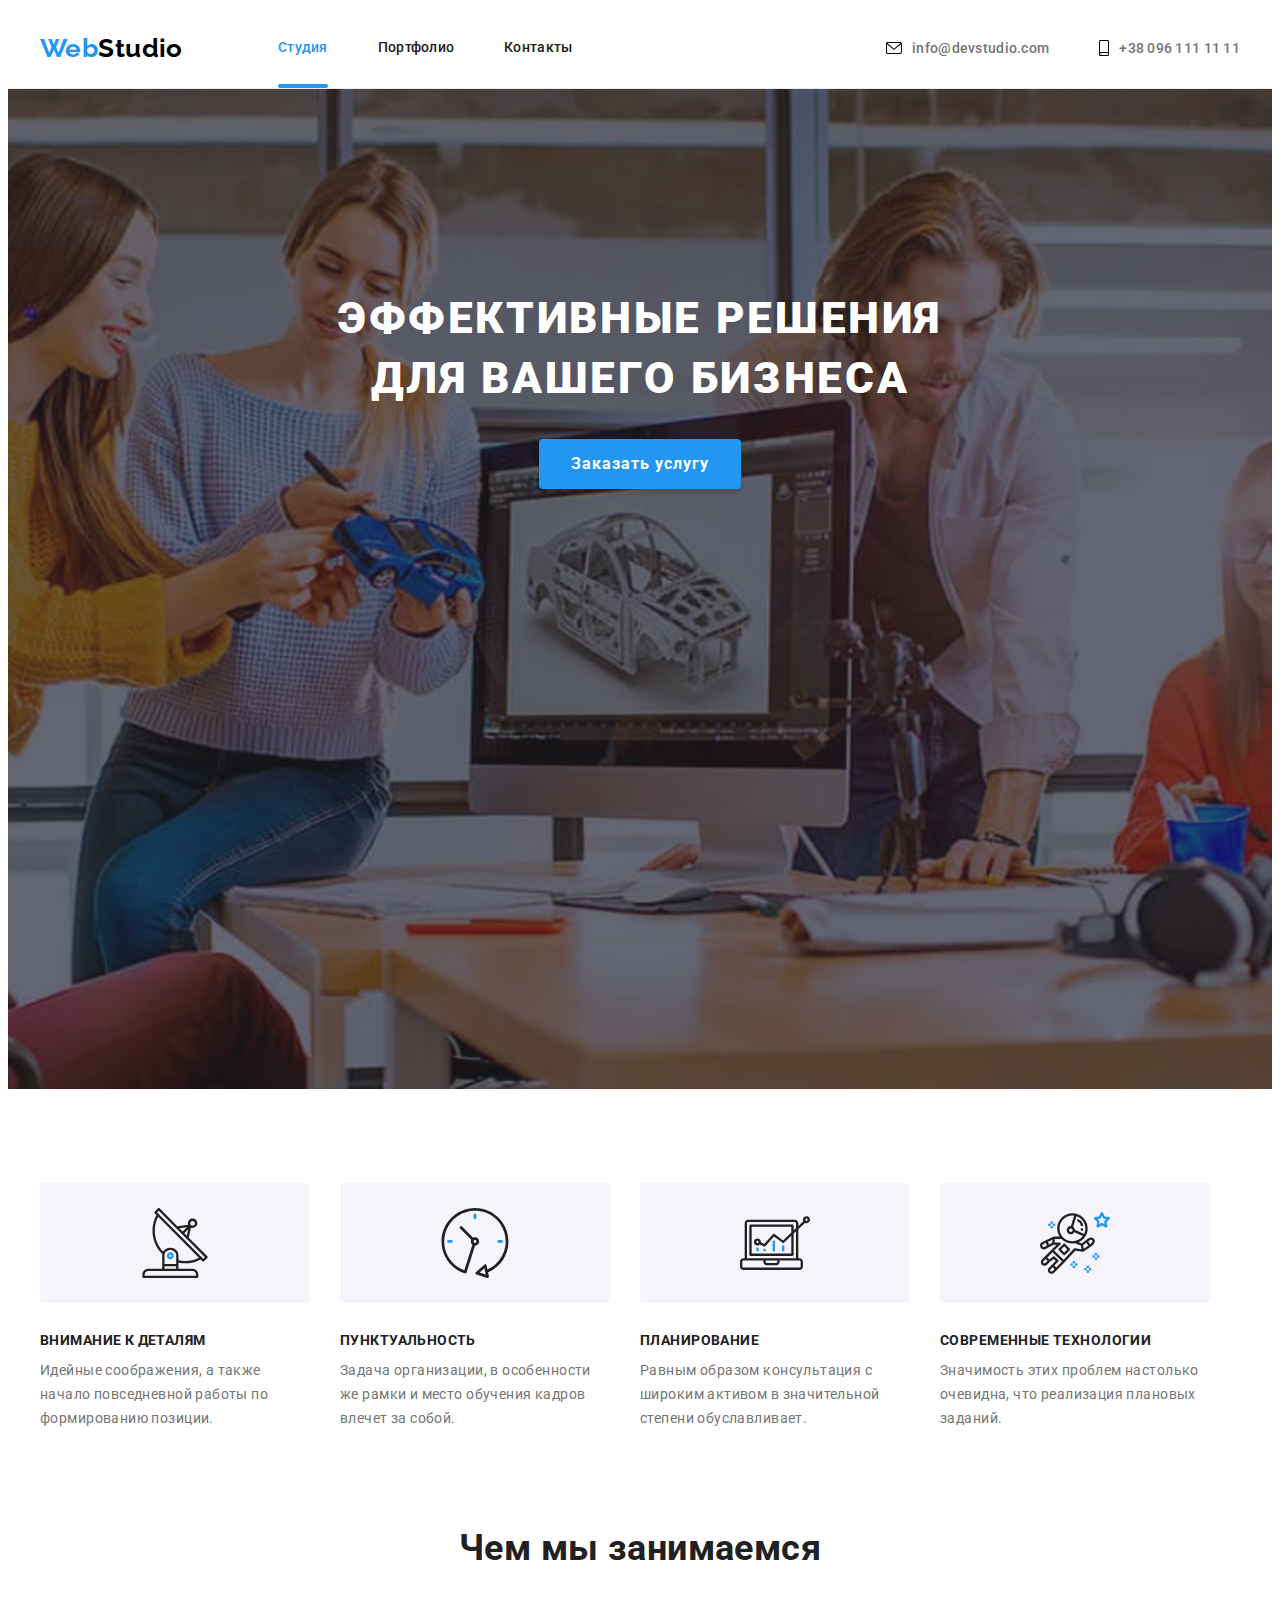
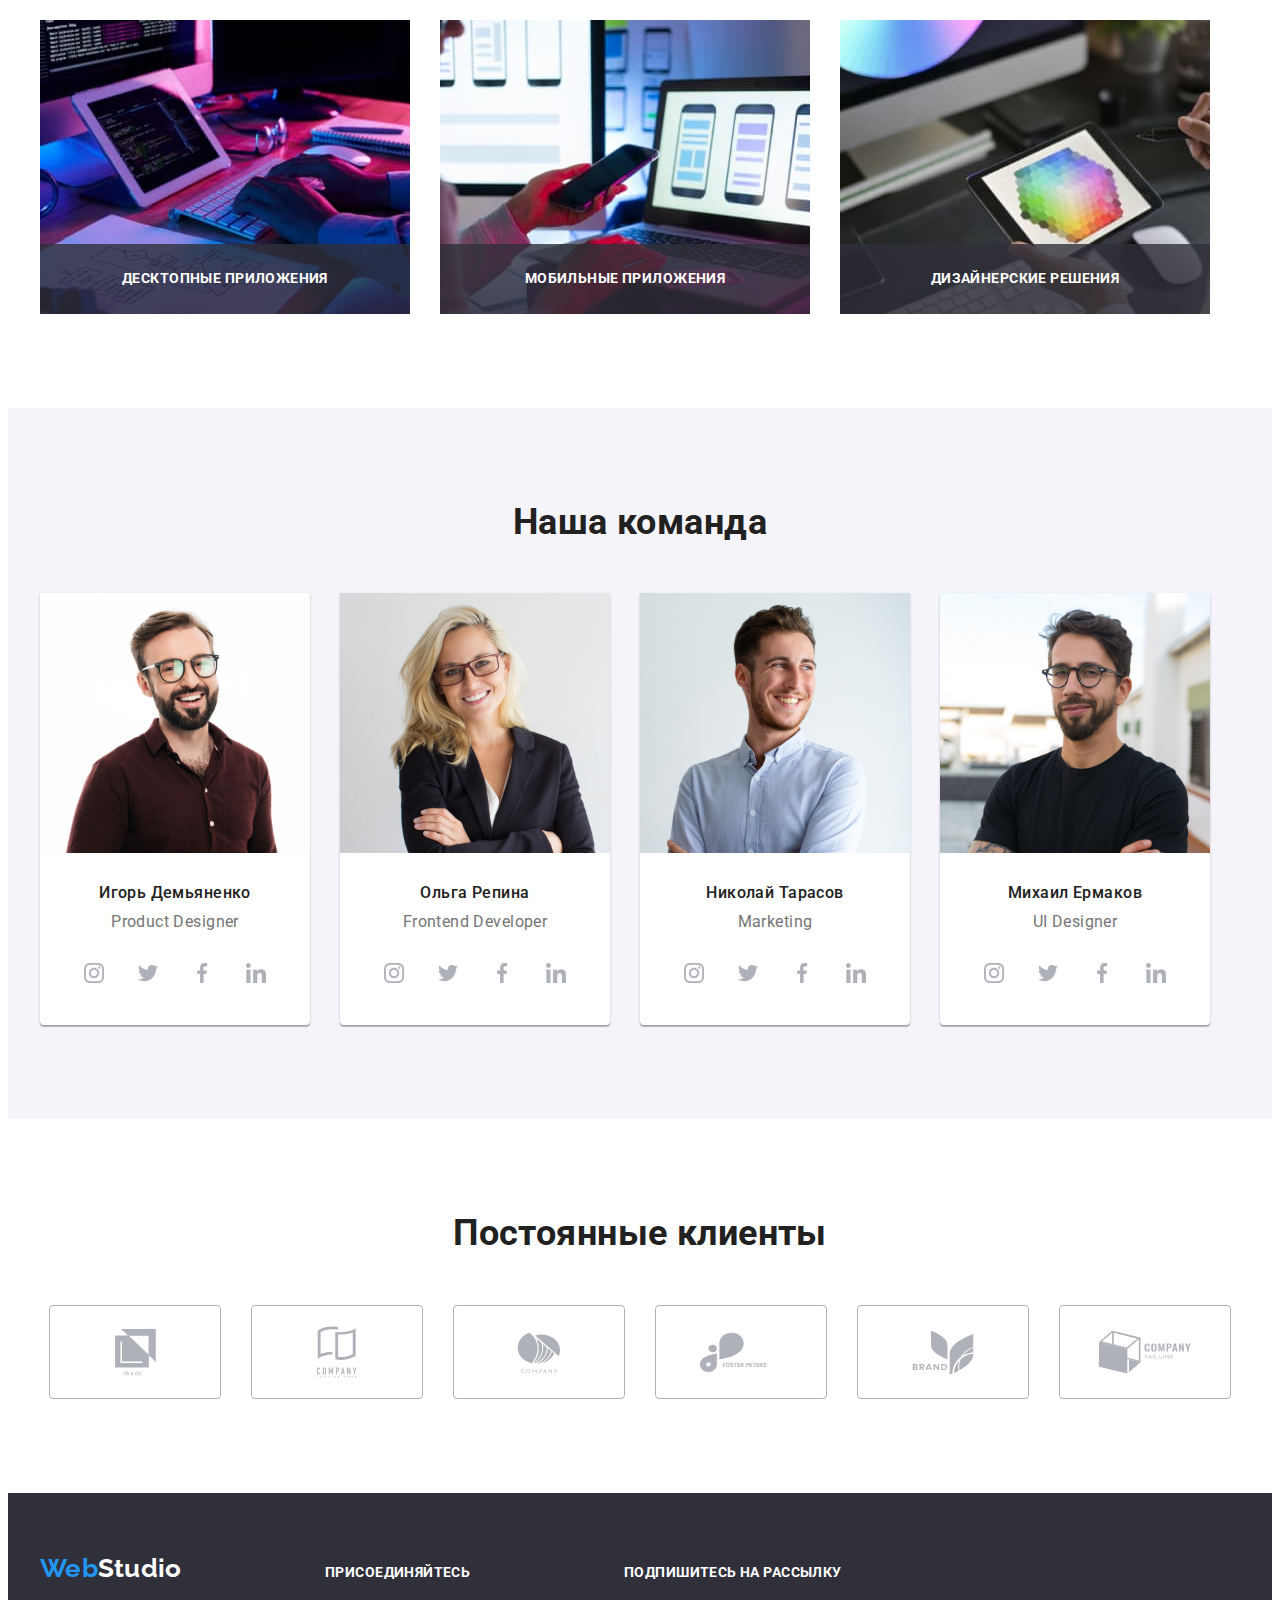
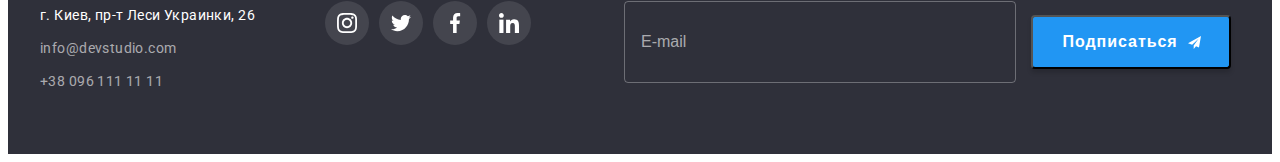
<file: index.html>
<!DOCTYPE html>
<html lang="ru">
  <head>
    <meta charset="UTF-8" />
    <meta http-equiv="X-UA-Compatible" content="IE=edge" />
    <meta name="viewport" content="width=device-width, initial-scale=1.0" />
    <link rel="preconnect" href="https://fonts.googleapis.com" />
    <link rel="preconnect" href="https://fonts.gstatic.com" crossorigin />
    <link
      href="https://fonts.googleapis.com/css2?family=Raleway:wght@700&family=Roboto:wght@400;500;700;900&display=swap"
      rel="stylesheet"
    />
    <title>Студия</title>
    <link
      rel="stylesheet"
      href="https://cdnjs.cloudflare.com/ajax/libs/modern-normalize/1.1.0/modern-normalize.min.css"
      integrity="sha512-wpPYUAdjBVSE4KJnH1VR1HeZfpl1ub8YT/NKx4PuQ5NmX2tKuGu6U/JRp5y+Y8XG2tV+wKQpNHVUX03MfMFn9Q=="
      crossorigin="anonymous"
      referrerpolicy="no-referrer"
    />
    <link rel="stylesheet" href="./css/styles.css" />
  </head>
  <body>
    <header class="header">
      <div class="container nav-contact">
        <nav class="main-nav">
          <a href="/" class="link-logo">
            <span class="logo-web">Web</span
            ><span class="logo-studio">Studio</span>
          </a>
          <ul class="list site-nav">
            <li class="item">
              <a href="./index.html" class="link current">Студия</a>
            </li>
            <li class="item">
              <a href="./portfolio.html" class="link">Портфолио</a>
            </li>
            <li class="item"><a href="" class="link">Контакты</a></li>
          </ul>
        </nav>
        <ul class="list contacts">
          <li class="contacts-item">
            <a href="maito:info@devstudio.com" class="link-contacts">
              <svg class="icon-envelope" width="16" height="12">
                <use href="./imges/icons.svg#icon-envelope"></use>
              </svg>
              info@devstudio.com</a
            >
          </li>
          <li class="contacts-item">
            <a href="tel:+380961111111" class="link-contacts">
              <svg class="icon-smartphone" width="10" height="16">
                <use href="./imges/icons.svg#icon-smartphone"></use>
              </svg>
              +38 096 111 11 11</a
            >
          </li>
        </ul>
      </div>
    </header>

    <main>
      <section class="hero">
        <div class="container">
          <h1 class="hero-title">ЭФФЕКТИВНЫЕ РЕШЕНИЯ ДЛЯ ВАШЕГО БИЗНЕСА</h1>
          <button class="main-button" type="button" data-modal-open>
            Заказать услугу
          </button>
        </div>
      </section>

      <section class="section">
        <div class="container">
          <h2 class="section-title visually-hidden">Наши преимущества</h2>
          <ul class="advantages list">
            <li class="advantages-item">
              <div class="advantages-icon">
                <svg class="icon">
                  <use
                    href="./imges/icons.svg#icon-antenna"
                    width="70"
                    height="70"
                  ></use>
                </svg>
              </div>
              <h3 class="title-advantages">ВНИМАНИЕ К ДЕТАЛЯМ</h3>
              <p class="advantages-detailed">
                Идейные соображения, а также начало повседневной работы по
                формированию позиции.
              </p>
            </li>
            <li class="advantages-item">
              <div class="advantages-icon">
                <svg class="icon">
                  <use
                    href="./imges/icons.svg#icon-clock"
                    width="70"
                    height="70"
                  ></use>
                </svg>
              </div>
              <h3 class="title-advantages">ПУНКТУАЛЬНОСТЬ</h3>
              <p class="advantages-detailed">
                Задача организации, в особенности же рамки и место обучения
                кадров влечет за собой.
              </p>
            </li>
            <li class="advantages-item icon-diagram">
              <div class="advantages-icon">
                <svg class="icon">
                  <use
                    href="./imges/icons.svg#icon-diagram"
                    width="70"
                    height="70"
                  ></use>
                </svg>
              </div>
              <h3 class="title-advantages">ПЛАНИРОВАНИЕ</h3>
              <p class="advantages-detailed">
                Равным образом консультация с широким активом в значительной
                степени обуславливает.
              </p>
            </li>
            <li class="advantages-item">
              <div class="advantages-icon">
                <svg class="icon">
                  <use
                    href="./imges/icons.svg#icon-astronaut"
                    width="70"
                    height="70"
                  ></use>
                </svg>
              </div>
              <h3 class="title-advantages">СОВРЕМЕННЫЕ ТЕХНОЛОГИИ</h3>
              <p class="advantages-detailed">
                Значимость этих проблем настолько очевидна, что реализация
                плановых заданий.
              </p>
            </li>
          </ul>
        </div>
      </section>

      <section class="section our-activity">
        <div class="container">
          <h2 class="section-title what-we-do">Чем мы занимаемся</h2>
          <ul class="list pictures">
            <li class="pictures-item">
              <div class="thumb">
                <img
                  src="./imges/box1.jpg"
                  alt="рабочее место программиста"
                  width="370"
                />
                <h3 class="image-name">ДЕСКТОПНЫЕ ПРИЛОЖЕНИЯ</h3>
              </div>
            </li>
            <li class="pictures-item">
              <div class="thumb">
                <img
                  src="./imges/box2.jpg"
                  alt="рабочее место фронт-энд разработчика"
                  width="370"
                />
                <h3 class="image-name">МОБИЛЬНЫЕ ПРИЛОЖЕНИЯ</h3>
              </div>
            </li>
            <li class="pictures-item">
              <div class="thumb">
                <img
                  src="./imges/box3.jpg"
                  alt="рабочее место дизайнера"
                  width="370"
                />
                <h3 class="image-name">ДИЗАЙНЕРСКИЕ РЕШЕНИЯ</h3>
              </div>
            </li>
          </ul>
        </div>
      </section>

      <section class="section team">
        <div class="container">
          <h2 class="section-title">Наша команда</h2>
          <ul class="team list">
            <li class="card">
              <img src="./imges/igor.jpg" alt="Игорь Демьяненко" width="270" />
              <div class="card-name">
                <h3 class="team-member">Игорь Демьяненко</h3>
                <p class="position" lang="en">Product Designer</p>
                <ul class="soc-list list">
                  <li class="soc-list-item">
                    <a href="" class="soc-link">
                      <svg class="icon-soc" width="20" height="20">
                        <use href="./imges/icons.svg#icon-instagram-gray"></use>
                      </svg>
                    </a>
                  </li>
                  <li class="soc-list-item">
                    <a href="" class="soc-link">
                      <svg class="icon-soc" width="20" height="20">
                        <use href="./imges/icons.svg#icon-twitter-gray"></use>
                      </svg>
                    </a>
                  </li>
                  <li class="soc-list-item">
                    <a href="" class="soc-link">
                      <svg class="icon-soc" width="20" height="20">
                        <use href="./imges/icons.svg#icon-facebook-gray"></use>
                      </svg>
                    </a>
                  </li>
                  <li class="soc-list-item">
                    <a href="" class="soc-link">
                      <svg class="icon-soc" width="20" height="20">
                        <use href="./imges/icons.svg#icon-linkedin-gray"></use>
                      </svg>
                    </a>
                  </li>
                </ul>
              </div>
            </li>
            <li class="card">
              <img src="./imges/olga.jpg" alt="Ольга Репина" width="270" />
              <div class="card-name">
                <h3 class="team-member">Ольга Репина</h3>
                <p class="position" lang="en">Frontend Developer</p>
                <ul class="soc-list list">
                  <li class="soc-list-item">
                    <a href="" class="soc-link">
                      <svg class="icon-soc" width="20" height="20">
                        <use href="./imges/icons.svg#icon-instagram-gray"></use>
                      </svg>
                    </a>
                  </li>
                  <li class="soc-list-item">
                    <a href="" class="soc-link">
                      <svg class="icon-soc" width="20" height="20">
                        <use href="./imges/icons.svg#icon-twitter-gray"></use>
                      </svg>
                    </a>
                  </li>
                  <li class="soc-list-item">
                    <a href="" class="soc-link">
                      <svg class="icon-soc" width="20" height="20">
                        <use href="./imges/icons.svg#icon-facebook-gray"></use>
                      </svg>
                    </a>
                  </li>
                  <li class="soc-list-item">
                    <a href="" class="soc-link">
                      <svg class="icon-soc" width="20" height="20">
                        <use href="./imges/icons.svg#icon-linkedin-gray"></use>
                      </svg>
                    </a>
                  </li>
                </ul>
              </div>
            </li>
            <li class="card">
              <img
                src="./imges/nikolay.jpg"
                alt="Николай Тарасов"
                width="270"
              />
              <div class="card-name">
                <h3 class="team-member">Николай Тарасов</h3>
                <p class="position" lang="en">Marketing</p>
                <ul class="soc-list list">
                  <li class="soc-list-item">
                    <a href="" class="soc-link">
                      <svg class="icon-soc" width="20" height="20">
                        <use href="./imges/icons.svg#icon-instagram-gray"></use>
                      </svg>
                    </a>
                  </li>
                  <li class="soc-list-item">
                    <a href="" class="soc-link">
                      <svg class="icon-soc" width="20" height="20">
                        <use href="./imges/icons.svg#icon-twitter-gray"></use>
                      </svg>
                    </a>
                  </li>
                  <li class="soc-list-item">
                    <a href="" class="soc-link">
                      <svg class="icon-soc" width="20" height="20">
                        <use href="./imges/icons.svg#icon-facebook-gray"></use>
                      </svg>
                    </a>
                  </li>
                  <li class="soc-list-item">
                    <a href="" class="soc-link">
                      <svg class="icon-soc" width="20" height="20">
                        <use href="./imges/icons.svg#icon-linkedin-gray"></use>
                      </svg>
                    </a>
                  </li>
                </ul>
              </div>
            </li>
            <li class="card">
              <img src="./imges/michail.jpg" alt="Михаил Ермаков" width="270" />
              <div class="card-name">
                <h3 class="team-member">Михаил Ермаков</h3>
                <p lang="en" class="position">UI Designer</p>
                <ul class="soc-list list">
                  <li class="soc-list-item">
                    <a href="" class="soc-link">
                      <svg class="icon-soc" width="20" height="20">
                        <use href="./imges/icons.svg#icon-instagram-gray"></use>
                      </svg>
                    </a>
                  </li>
                  <li class="soc-list-item">
                    <a href="" class="soc-link">
                      <svg class="icon-soc" width="20" height="20">
                        <use href="./imges/icons.svg#icon-twitter-gray"></use>
                      </svg>
                    </a>
                  </li>
                  <li class="soc-list-item">
                    <a href="" class="soc-link">
                      <svg class="icon-soc" width="20" height="20">
                        <use href="./imges/icons.svg#icon-facebook-gray"></use>
                      </svg>
                    </a>
                  </li>
                  <li class="soc-list-item">
                    <a href="" class="soc-link">
                      <svg class="icon-soc" width="20" height="20">
                        <use href="./imges/icons.svg#icon-linkedin-gray"></use>
                      </svg>
                    </a>
                  </li>
                </ul>
              </div>
            </li>
          </ul>
        </div>
      </section>

      <section class="section clients">
        <div class="container">
          <h2 class="section-title">Постоянные клиенты</h2>
          <ul class="clients-list list">
            <li class="clients-list-item">
              <a href="" class="client-link">
                <svg class="ya-co" width="41" height="46.7">
                  <use href="./imges/icons.svg#icon-group"></use>
                </svg>
              </a>
            </li>
            <li class="clients-list-item">
              <a href="" class="client-link">
                <svg class="tag-line-here" width="40" height="52">
                  <use href="./imges/icons.svg#icon-tagline-here"></use>
                </svg>
              </a>
            </li>
            <li class="clients-list-item">
              <a href="" class="client-link">
                <svg class="company" width="43.46" height="41.18">
                  <use href="./imges/icons.svg#icon-company"></use>
                </svg>
              </a>
            </li>
            <li class="clients-list-item">
              <a href="" class="client-link">
                <svg class="foster-peters" width="84.44" height="40.62">
                  <use href="./imges/icons.svg#icon-foster-peters"></use>
                </svg>
              </a>
            </li>
            <li class="clients-list-item">
              <a href="" class="client-link">
                <svg class="brand" width="62.54" height="45.43">
                  <use href="./imges/icons.svg#icon-brand"></use>
                </svg>
              </a>
            </li>
            <li class="clients-list-item">
              <a href="" class="client-link">
                <svg class="tag-line" width="93.79" height="43.93">
                  <use href="./imges/icons.svg#icon-tag-line"></use>
                </svg>
              </a>
            </li>
          </ul>
        </div>
      </section>
    </main>
    <footer class="footer">
      <div class="container address-soc">
        <div class="address-contacts">
          <a href="" class="link logo">
            <span class="logo-web">Web</span
            ><span class="logo-studio-footer">Studio</span>
          </a>
          <address class="address">
            <p class="address-only">г. Киев, пр-т Леси Украинки, 26</p>
            <a href="maito:info@devstudio.com" class="footer-contacts"
              >info@devstudio.com
            </a>
            <a href="tel:+380961111111" class="footer-contacts"
              >+38 096 111 11 11</a
            >
          </address>
        </div>
        <div class="footer-soc">
          <h3 class="soc-header">ПРИСОЕДИНЯЙТЕСЬ</h3>
          <ul class="soc-list list">
            <li class="soc-list-item">
              <a href="" class="soc-link">
                <svg class="icon-soc" width="20" height="20">
                  <use href="./imges/icons.svg#icon-instagram-gray"></use>
                </svg>
              </a>
            </li>
            <li class="soc-list-item">
              <a href="" class="soc-link">
                <svg class="icon-soc" width="20" height="20">
                  <use href="./imges/icons.svg#icon-twitter-gray"></use>
                </svg>
              </a>
            </li>
            <li class="soc-list-item">
              <a href="" class="soc-link">
                <svg class="icon-soc" width="20" height="20">
                  <use href="./imges/icons.svg#icon-facebook-gray"></use>
                </svg>
              </a>
            </li>
            <li class="soc-list-item">
              <a href="" class="soc-link">
                <svg class="icon-soc" width="20" height="20">
                  <use href="./imges/icons.svg#icon-linkedin-gray"></use>
                </svg>
              </a>
            </li>
          </ul>
        </div>
        <div class="mailing">
          <h3 class="mailing-title">ПОДПИШИТЕСЬ НА РАССЫЛКУ</h3>
          <div class="footer-form-wrap">
            <form>
              <input
                class="email-footer"
                type="email"
                name="email-footer"
                placeholder="E-mail"
              />
              <button type="submit" class="subscribe-btn">Подписаться</button>
            </form>
          </div>
        </div>
      </div>
    </footer>

    <div class="backdrop is-hidden" data-modal>
      <div class="modal">
        <button type="button" class="modal-btn" data-modal-close>
          <svg class="" width="18" height="18">
            <use href="./imges/icons.svg#cross"></use>
          </svg>
        </button>
        <p class="modal-title">Оставьте свои данные, мы вам перезвоним</p>
        <form class="modal-form">
          <label for="user-name" class="modal-label">Имя</label>
          <div class="modal-field">
            <input
              class="modal-input"
              type="text"
              name="username"
              id="user-name"
              placeholder=""
              required
            />
            <svg class="icon-person" width="18" height="18">
              <use href="./imges/icons.svg#person"></use>
            </svg>
          </div>
          <label for="phone-number" class="modal-label">Телефон</label>
          <div class="modal-field">
            <input
              class="modal-input"
              type="tel"
              name="pnone-number"
              id="phone-number"
              placeholder=""
              required
              minlength="10"
              pattern="[\+]\d{2}\s[\(]\d{3}[\)]\s\d{3}[\-]\d{2}[\-]\d{2}"
              title="+380 (98) 777-77-77"
            />
            <svg class="icon-phone" width="18" height="18">
              <use href="./imges/icons.svg#phone"></use>
            </svg>
          </div>

          <label for="email" class="modal-label">Почта</label>
          <div class="modal-field">
            <input
              class="modal-input"
              type="email"
              name="email"
              id="email"
              placeholder=""
            />
            <svg class="icon-email" width="18" height="18">
              <use href="./imges/icons.svg#email"></use>
            </svg>
          </div>

          <label for="modal-textarea" class="modal-label">Комментарий</label>
          <div class="textarea-wrap">
            <textarea
              name="comment"
              placeholder="Введите текст"
              id="modal-textarea"
              class="modal-textarea"
            ></textarea>
          </div>

          <div class="agreement">
            <input
              type="checkbox"
              class="checkbox visually-hidden"
              name="agreement"
              id="agreement"
              value=""
            />
            <svg class="square" width="16" height="15">
              <use href="./imges/icons.svg#square"></use>
            </svg>

            <svg class="check-icon" width="11" height="8">
              <use href="./imges/icons.svg#icon-check"></use>
            </svg>
            <label for="agreement" class="modal-label check-text">
              Соглашаюсь с рассылкой и принимаю&nbsp;
              <a href="">Условия договора</a>
            </label>
          </div>

          <button type="submit" class="modal-button">Отправить</button>
        </form>
      </div>
    </div>
    <script src="./js/modal.js"></script>
  </body>
</html>
</file>
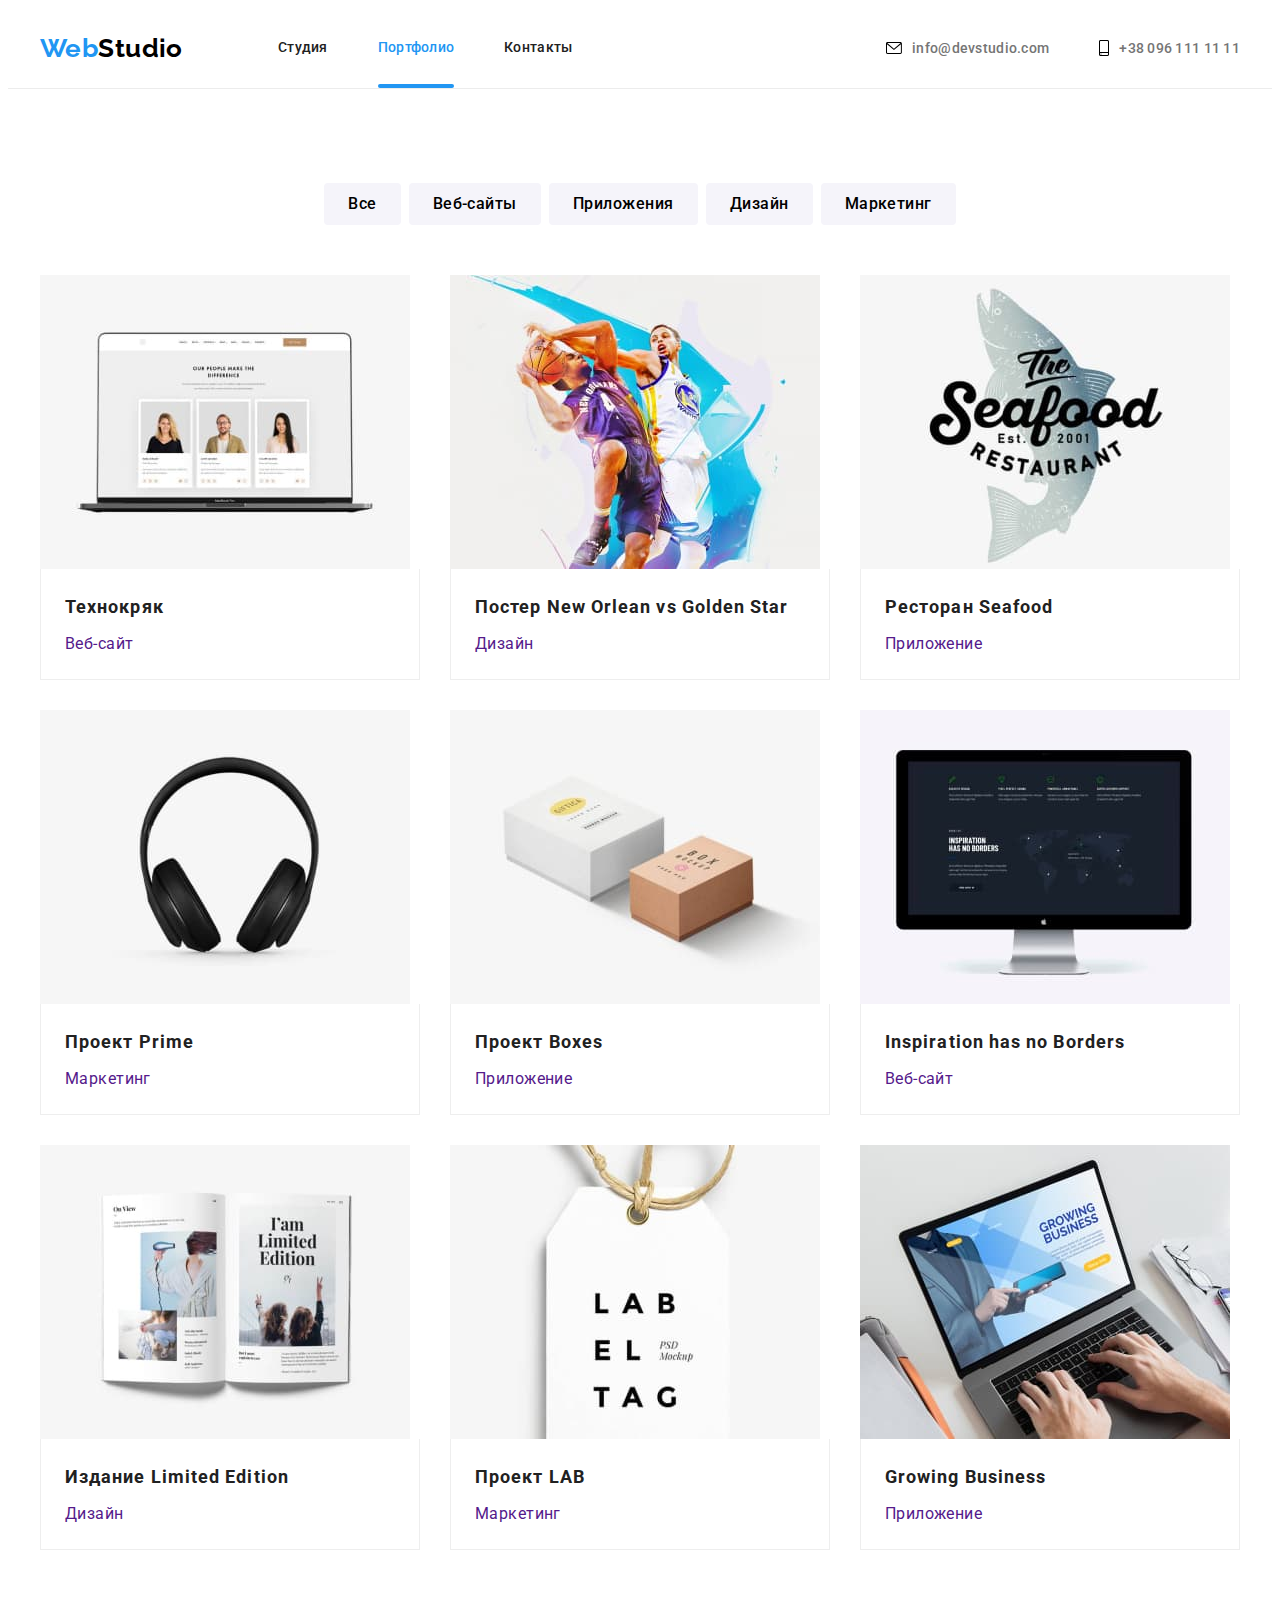
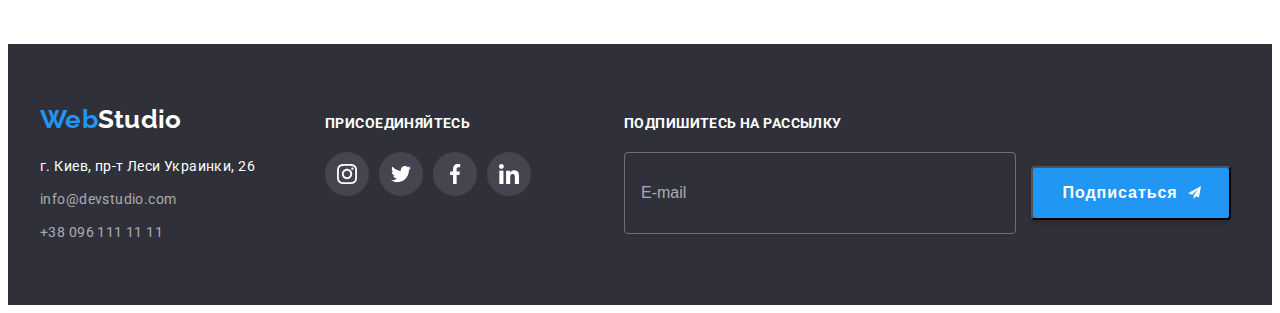
<file: portfolio.html>
<!DOCTYPE html>
<html lang="ru">
  <head>
    <meta charset="UTF-8" />
    <meta http-equiv="X-UA-Compatible" content="IE=edge" />
    <meta name="viewport" content="width=device-width, initial-scale=1.0" />
    <link rel="preconnect" href="https://fonts.googleapis.com" />
    <link rel="preconnect" href="https://fonts.gstatic.com" crossorigin />
    <link
      href="https://fonts.googleapis.com/css2?family=Raleway:wght@700&family=Roboto:wght@400;500;700;900&display=swap"
      rel="stylesheet"
    />
    <title>Портфолио</title>
    <link
      rel="stylesheet"
      href="https://cdnjs.cloudflare.com/ajax/libs/modern-normalize/1.1.0/modern-normalize.min.css"
      integrity="sha512-wpPYUAdjBVSE4KJnH1VR1HeZfpl1ub8YT/NKx4PuQ5NmX2tKuGu6U/JRp5y+Y8XG2tV+wKQpNHVUX03MfMFn9Q=="
      crossorigin="anonymous"
      referrerpolicy="no-referrer"
    />
    <link rel="stylesheet" href="./css/styles.css" />
  </head>
  <body>
    <header class="header">
      <div class="container nav-contact">
        <nav class="main-nav">
          <a href="/" class="link-logo">
            <span class="logo-web">Web</span
            ><span class="logo-studio">Studio</span>
          </a>
          <ul class="list site-nav">
            <li class="item">
              <a href="./index.html" class="link">Студия</a>
            </li>
            <li class="item">
              <a href="./portfolio.html" class="link current">Портфолио</a>
            </li>
            <li class="item"><a href="" class="link">Контакты</a></li>
          </ul>
        </nav>
        <ul class="list contacts">
          <li class="contacts-item">
            <a href="maito:info@devstudio.com" class="link-contacts">
              <svg class="icon-envelope" width="16" height="12">
                <use href="./imges/icons.svg#icon-envelope"></use>
              </svg>
              info@devstudio.com</a
            >
          </li>
          <li class="contacts-item">
            <a href="tel:+380961111111" class="link-contacts">
              <svg class="icon-smartphone" width="10" height="16">
                <use href="./imges/icons.svg#icon-smartphone"></use>
              </svg>
              +38 096 111 11 11</a
            >
          </li>
        </ul>
      </div>
    </header>
    <main>
      <section class="section">
        <div class="container">
          <h1 class="section-title visually-hidden">Наши проекты</h1>
          <ul class="list buttons">
            <li class="button-item">
              <button type="button" class="button">Все</button>
            </li>
            <li class="button-item">
              <button type="button" class="button">Веб-сайты</button>
            </li>
            <li class="button-item">
              <button type="button" class="button">Приложения</button>
            </li>
            <li class="button-item">
              <button type="button" class="button">Дизайн</button>
            </li>
            <li class="button-item">
              <button type="button" class="button">Маркетинг</button>
            </li>
          </ul>

          <ul class="list projects">
            <li class="project-item">
              <a href="" class="project-link">
                <div class="thumb-project">
                  <img src="./imges/laptop.jpg" alt="Лэптоп" width="370" />
                  <p class="thumb-project-text">
                    Ресурс предлагает комплексные предложения с разным уровнем
                    функционала и сервисов. Все это позволит посетителю получить
                    исчерпывающие сведения о компании или частном лице. Lorem
                    ipsum dolor sit amet consectetur adipisicing elit. Ad
                    tempora aperiam delectus consequatur officia molestiae
                    ducimus architecto quod. Saepe quibusdam distinctio
                    similique rem nisi ex ducimus eaque aut quas voluptate!
                  </p>
                </div>
                <div class="portfolio-card">
                  <h3 class="project-title">Технокряк</h3>
                  <p class="project-field">Веб-сайт</p>
                </div>
              </a>
            </li>

            <li class="project-item">
              <a href="" class="project-link">
                <div class="thumb-project">
                  <img
                    src="./imges/bbplayers.jpg"
                    alt="Баскетболисты"
                    width="370"
                  />
                  <p class="thumb-project-text">
                    Ресурс предлагает комплексные предложения с разным уровнем
                    функционала и сервисов. Все это позволит посетителю получить
                    исчерпывающие сведения о компании или частном лице. Lorem
                    ipsum dolor sit amet consectetur adipisicing elit. Ad
                    tempora aperiam delectus consequatur officia molestiae
                    ducimus architecto quod. Saepe quibusdam distinctio
                    similique rem nisi ex ducimus eaque aut quas voluptate!
                  </p>
                </div>
                <div class="portfolio-card">
                  <h3 class="project-title">
                    Постер <span lang="en">New Orlean vs Golden Star</span>
                  </h3>
                  <p class="project-field">Дизайн</p>
                </div>
              </a>
            </li>

            <li class="project-item">
              <a href="" class="project-link">
                <div class="thumb-project">
                  <img
                    src="./imges/fish.jpg"
                    alt="Рыбный ресторан"
                    width="370"
                  />
                  <p class="thumb-project-text">
                    Ресурс предлагает комплексные предложения с разным уровнем
                    функционала и сервисов. Все это позволит посетителю получить
                    исчерпывающие сведения о компании или частном лице. Lorem
                    ipsum dolor sit amet consectetur adipisicing elit. Ad
                    tempora aperiam delectus consequatur officia molestiae
                    ducimus architecto quod. Saepe quibusdam distinctio
                    similique rem nisi ex ducimus eaque aut quas voluptate!
                  </p>
                </div>
                <div class="portfolio-card">
                  <h3 class="project-title">
                    Ресторан <span lang="en">Seafood</span>
                  </h3>
                  <p class="project-field">Приложение</p>
                </div>
              </a>
            </li>

            <li class="project-item">
              <a href="" class="project-link">
                <div class="thumb-project">
                  <img src="./imges/earphones.jpg" alt="Наушники" width="370" />
                  <p class="thumb-project-text">
                    Ресурс предлагает комплексные предложения с разным уровнем
                    функционала и сервисов. Все это позволит посетителю получить
                    исчерпывающие сведения о компании или частном лице. Lorem
                    ipsum dolor sit amet consectetur adipisicing elit. Ad
                    tempora aperiam delectus consequatur officia molestiae
                    ducimus architecto quod. Saepe quibusdam distinctio
                    similique rem nisi ex ducimus eaque aut quas voluptate!
                  </p>
                </div>
                <div class="portfolio-card">
                  <h3 class="project-title">
                    Проект <span lang="en">Prime</span>
                  </h3>
                  <p class="project-field">Маркетинг</p>
                </div>
              </a>
            </li>

            <li class="project-item">
              <a href="" class="project-link">
                <div class="thumb-project">
                  <img src="./imges/boxes.jpg" alt="Коробки" width="370" />
                  <p class="thumb-project-text">
                    Ресурс предлагает комплексные предложения с разным уровнем
                    функционала и сервисов. Все это позволит посетителю получить
                    исчерпывающие сведения о компании или частном лице. Lorem
                    ipsum dolor sit amet consectetur adipisicing elit. Ad
                    tempora aperiam delectus consequatur officia molestiae
                    ducimus architecto quod. Saepe quibusdam distinctio
                    similique rem nisi ex ducimus eaque aut quas voluptate!
                  </p>
                </div>
                <div class="portfolio-card">
                  <h3 class="project-title">
                    Проект <span lang="en">Boxes</span>
                  </h3>
                  <p class="project-field">Приложение</p>
                </div>
              </a>
            </li>

            <li class="project-item">
              <a href="" class="project-link">
                <div class="thumb-project">
                  <img
                    src="./imges/screen.jpg"
                    alt="Экран монитора"
                    width="370"
                  />
                  <p class="thumb-project-text">
                    Ресурс предлагает комплексные предложения с разным уровнем
                    функционала и сервисов. Все это позволит посетителю получить
                    исчерпывающие сведения о компании или частном лице. Lorem
                    ipsum dolor sit amet consectetur adipisicing elit. Ad
                    tempora aperiam delectus consequatur officia molestiae
                    ducimus architecto quod. Saepe quibusdam distinctio
                    similique rem nisi ex ducimus eaque aut quas voluptate!
                  </p>
                </div>
                <div class="portfolio-card">
                  <h3 class="project-title">
                    <span lang="en">Inspiration has no Borders</span>
                  </h3>
                  <p class="project-field">Веб-сайт</p>
                </div>
              </a>
            </li>

            <li class="project-item">
              <a href="" class="project-link">
                <div class="thumb-project">
                  <img src="./imges/magazine.jpg" alt="Журнал" width="370" />
                  <p class="thumb-project-text">
                    Ресурс предлагает комплексные предложения с разным уровнем
                    функционала и сервисов. Все это позволит посетителю получить
                    исчерпывающие сведения о компании или частном лице. Lorem
                    ipsum dolor sit amet consectetur adipisicing elit. Ad
                    tempora aperiam delectus consequatur officia molestiae
                    ducimus architecto quod. Saepe quibusdam distinctio
                    similique rem nisi ex ducimus eaque aut quas voluptate!
                  </p>
                </div>
                <div class="portfolio-card">
                  <h3 class="project-title">
                    Издание <span lang="en">Limited Edition</span>
                  </h3>
                  <p class="project-field">Дизайн</p>
                </div>
              </a>
            </li>

            <li class="project-item">
              <a href="" class="project-link">
                <div class="thumb-project">
                  <img src="./imges/label.jpg" alt="Ярлык" width="370" />
                  <p class="thumb-project-text">
                    Ресурс предлагает комплексные предложения с разным уровнем
                    функционала и сервисов. Все это позволит посетителю получить
                    исчерпывающие сведения о компании или частном лице. Lorem
                    ipsum dolor sit amet consectetur adipisicing elit. Ad
                    tempora aperiam delectus consequatur officia molestiae
                    ducimus architecto quod. Saepe quibusdam distinctio
                    similique rem nisi ex ducimus eaque aut quas voluptate!
                  </p>
                </div>
                <div class="portfolio-card">
                  <h3 class="project-title">
                    Проект <span lang="en">LAB</span>
                  </h3>
                  <p class="project-field">Маркетинг</p>
                </div>
              </a>
            </li>

            <li class="project-item">
              <a href="" class="project-link">
                <div class="thumb-project">
                  <img src="./imges/notebook.jpg" alt="Ноутбук" width="370" />
                  <p class="thumb-project-text">
                    Ресурс предлагает комплексные предложения с разным уровнем
                    функционала и сервисов. Все это позволит посетителю получить
                    исчерпывающие сведения о компании или частном лице. Lorem
                    ipsum dolor sit amet consectetur adipisicing elit. Ad
                    tempora aperiam delectus consequatur officia molestiae
                    ducimus architecto quod. Saepe quibusdam distinctio
                    similique rem nisi ex ducimus eaque aut quas voluptate!
                  </p>
                </div>
                <div class="portfolio-card">
                  <h3 class="project-title">
                    <span lang="en">Growing Business</span>
                  </h3>
                  <p class="project-field">Приложение</p>
                </div>
              </a>
            </li>
          </ul>
        </div>
      </section>
    </main>
    <footer class="footer">
      <div class="container address-soc">
        <div class="address-contacts">
          <a href="" class="link logo">
            <span class="logo-web">Web</span
            ><span class="logo-studio-footer">Studio</span>
          </a>
          <address class="address">
            <p class="address-only">г. Киев, пр-т Леси Украинки, 26</p>
            <a href="maito:info@devstudio.com" class="footer-contacts"
              >info@devstudio.com
            </a>
            <a href="tel:+380961111111" class="footer-contacts"
              >+38 096 111 11 11</a
            >
          </address>
        </div>
        <div class="footer-soc">
          <h3 class="soc-header">ПРИСОЕДИНЯЙТЕСЬ</h3>
          <ul class="soc-list list">
            <li class="soc-list-item">
              <a href="" class="soc-link">
                <svg class="icon-soc" width="20" height="20">
                  <use href="./imges/icons.svg#icon-instagram-gray"></use>
                </svg>
              </a>
            </li>
            <li class="soc-list-item">
              <a href="" class="soc-link">
                <svg class="icon-soc" width="20" height="20">
                  <use href="./imges/icons.svg#icon-twitter-gray"></use>
                </svg>
              </a>
            </li>
            <li class="soc-list-item">
              <a href="" class="soc-link">
                <svg class="icon-soc" width="20" height="20">
                  <use href="./imges/icons.svg#icon-facebook-gray"></use>
                </svg>
              </a>
            </li>
            <li class="soc-list-item">
              <a href="" class="soc-link">
                <svg class="icon-soc" width="20" height="20">
                  <use href="./imges/icons.svg#icon-linkedin-gray"></use>
                </svg>
              </a>
            </li>
          </ul>
        </div>
        <div class="mailing">
          <h3 class="mailing-title">ПОДПИШИТЕСЬ НА РАССЫЛКУ</h3>
          <div class="footer-form-wrap">
            <form>
              <input
                class="email-footer"
                type="email"
                name="email"
                placeholder="E-mail"
              />
              <button type="submit" class="subscribe-btn">Подписаться</button>
            </form>
          </div>
        </div>
      </div>
    </footer>
  </body>
</html>
</file>
<file: css/styles.css>
/* primary-text-color #757575 */
/* second text color #212121 */
/* logo color1 #000000 */
/* logo color2 #2196F3 */
/* background #ffffff */
/* second background #E5E5E5 */
/* accent #2196F3 */
/* color hero, color active button text #FFFFFF */

/* Common styles */
:root {
  --primary-background-color: #ffffff;
  --secondary-backrground-color: #f5f4fa;
  --primary-text-color: #757575;
  --secondary-text-color: #212121;
  --accent-color: #2196f3;
  --logo-studio-color: #000000;
  --footer-link-color: rgba(255, 255, 255, 0.6);
  --button-color: #f5f4fa;
  --icon-color: #afb1b8;
  --card-gap: 30px;
  --row-cards-qty: 3;
}
/* * {
  outline: 1px solid tomato;
} */
h1,
h2,
h3,
h4,
h5,
h6,
p {
  margin: 0;
}

body {
  font-family: Roboto, sans-serif;
  font-size: 14px;
  letter-spacing: 0.03em;
  color: var(--primary-text-color);
  background-color: var(--primary-background-color);
}

.container {
  margin: 0 auto;
  padding: 0 15px;
  width: 1200px;
  /* outline: 2px dashed red; */
}

.header {
  border-bottom-width: 1px;
  border-bottom-style: solid;
  border-bottom-color: #ececec;
}

.nav-contact {
  display: flex;
}

.main-nav {
  display: flex;
  align-items: center;
}

.logo-web {
  font-family: Raleway, sans-serif;
  font-weight: 700;
  font-size: 26px;
  line-height: 1.19;
  color: var(--accent-color);
}
.logo-studio {
  font-family: Raleway, sans-serif;
  font-weight: 700;
  font-size: 26px;
  line-height: 1.19;
  color: var(--logo-studio-color);
}

.logo-studio-footer {
  font-family: Raleway, sans-serif;
  font-weight: 700;
  font-size: 26px;
  line-height: 1.19;
  color: var(--primary-background-color);
}

.link-logo {
  display: block;
  text-decoration: none;
  width: 145px;
}

.list {
  list-style: none;
  padding: 0;
  margin: 0;
}
.link {
  display: block;
  text-decoration: none;
  font-weight: 500;
  font-size: 14px;
  line-height: 1.14;
  letter-spacing: 0.02em;

  color: var(--secondary-text-color);

  transition-property: color;
  transition-duration: 250ms;
  transition-timing-function: cubic-bezier(0.4, 0, 0.2, 1);
}

.address-only {
  color: var(--primary-background-color);
}

.address {
  font-style: inherit;
  line-height: 1.71;
}

.site-nav {
  display: flex;
  margin-left: 93px;
}

.site-nav .link {
  display: block;
  padding: 32px 0;
}

.item {
  position: relative;
}
.link.current::after {
  display: block;
  content: "";
  width: 100%;
  height: 4px;
  position: absolute;
  left: 0;
  bottom: 0;
  background-color: var(--accent-color);
  border-radius: 2px;
}

.link-contacts,
.footer-contacts {
  text-decoration: none;
  line-height: 1.71;
  color: var(--footer-link-color);

  transition-property: color;
  transition-duration: 250ms;
  transition-timing-function: cubic-bezier(0.4, 0, 0.2, 1);
}

.contacts {
  display: flex;
  margin-left: auto;
}

.contacts .link-contacts {
  padding: 32px 0;
  text-decoration: none;
  font-weight: 500;
  line-height: 16px;
  letter-spacing: 0.02em;

  color: var(--primary-text-color);
}

.site-nav .item:not(:last-child) {
  margin-right: 50px;
}

.contacts-item + .contacts-item {
  margin-left: 50px;
}

.site-nav .link.current {
  color: var(--accent-color);
}

.site-nav .link:hover,
.site-nav .link:focus,
.contacts .link-contacts:hover,
.contacts .link-contacts:focus,
.address .footer-contacts:hover,
.address .footer-contacts:focus {
  color: var(--accent-color);
}

.link-contacts {
  display: flex;
  justify-content: center;
  align-items: center;
}
.icon-smartphone,
.icon-envelope {
  margin-right: 10px;

  transition-property: color;
  transition-duration: 250ms;
  transition-timing-function: cubic-bezier(0.4, 0, 0.2, 1);
}

.link-contacts:hover .icon-envelope,
.link-contacts:focus .icon-envelope {
  fill: var(--accent-color);
}

.link-contacts:hover .icon-smartphone,
.link-contacts:focus .icon-smartphone {
  fill: var(--accent-color);
}

.section {
  padding: 94px 0;
}

.section.our-activity {
  padding: 0 0 94px 0;
}

.advantages {
  display: flex;
}

.advantages-item + .advantages-item {
  margin-left: var(--card-gap);
}

.advantages-item {
  width: 270px;
}

.advantages-icon {
  /* outline: 1px solid tomato; */
  display: flex;
  align-items: center;
  justify-content: center;
  width: 270px;
  height: 120px;
  margin-bottom: 30px;
  background-color: var(--button-color);
  border-radius: 4px;
}

.icon {
  width: 70px;
  height: 70px;
}

.soc-list {
  display: flex;
}

.soc-list-item {
  display: flex;
  align-items: center;
  justify-content: center;
  margin-left: 10px;
  margin-top: 16px;
  width: 44px;
  height: 44px;
  /* background-color: var(--accent-color); */
  border-radius: 50%;
}

.soc-list-item:first-child {
  margin-left: 0;
}

.soc-link {
  display: flex;
  align-items: center;
  justify-content: center;
  width: 100%;
  height: 100%;
  border-radius: 50%;
  transition-property: background-color;
  transition-duration: 250ms;
  transition-timing-function: cubic-bezier(0.4, 0, 0.2, 1);

  fill: #afb1b8;
}

.soc-link:hover .icon-soc,
.soc-link:focus .icon-soc {
  fill: #ffffff;
}

/* .advantages-item {
  outline: 1px solid tomato;
  display: inline-block;
  content: "";
  width: 270px;
  height: 120px;
  background-color: var(--button-color);
}

.icon-antenna::before {
  background-image: url(../imges/antenna.svg);
  background-repeat: no-repeat;
  background-position: center;
}

.icon-clock::before {
  background-image: url(../imges/clock.svg);
  background-repeat: no-repeat;
  background-position: center;
}

.icon-diagram::before {
  background-image: url(../imges/diagram.svg);
  background-repeat: no-repeat;
  background-position: center;+
}

.icon-astronaut::before {
  background-image: url(../imges/astronaut.svg);
  background-repeat: no-repeat;
  background-position: center;
} */
.title-advantages {
  margin-top: 0;
  margin-bottom: 10px;
}

.advantages-detailed {
  margin: 0;
  line-height: 1.71;
  min-height: 75px;
}

.section-title.what-we-do {
  margin-bottom: 50px;
}

img {
  display: block;
  max-width: 100%;
  height: auto;
}

.pictures {
  display: flex;
}

.pictures-item + .pictures-item {
  margin-left: var(--card-gap);
}

.team {
  display: flex;
  background-color: var(--secondary-backrground-color);
}

.card + .card {
  margin-left: var(--card-gap);
}

.section-title,
.advantages .title-advantages,
.projects .project-title,
.team-member {
  color: var(--secondary-text-color);
}

.visually-hidden {
  position: absolute;
  white-space: nowrap;
  width: 1px;
  height: 1px;
  overflow: hidden;
  border: 0;
  padding: 0;
  clip: rect(0 0 0 0);
  clip-path: inset(50%);
  margin: -1px;
}

.title-advantages,
.soc-header,
.image-name,
.mailing-title {
  font-weight: 700;
  font-size: 14px;
  line-height: 1.14;
}

.card {
  box-shadow: 0px 1px 3px rgba(0, 0, 0, 0.12), 0px 1px 1px rgba(0, 0, 0, 0.14),
    0px 2px 1px rgba(0, 0, 0, 0.2);
  border-radius: 0px 0px 4px 4px;
  background-color: var(--primary-background-color);
}

.hero {
  text-align: center;
  padding: 200px 0;
  max-width: 1600px;
  min-height: 600px;
  margin-left: auto;
  margin-right: auto;
  /* outline: 1px solid tomato; */
  background-image: linear-gradient(
      rgba(47, 48, 58, 0.4),
      rgba(47, 48, 58, 0.4)
    ),
    url(../imges/hero-bg.jpg);
  background-size: cover;
  background-position: center;
  background-color: var(--primary-text-color);
}

.hero-title {
  color: var(--primary-background-color);
  /* background-color: var(--primary-text-color); */
  font-weight: 900;
  font-size: 44px;
  line-height: 1.36;
  text-align: center;
  letter-spacing: 0.06em;
  margin-top: 0;
  margin-bottom: 30px;
  margin-left: auto;
  margin-right: auto;
  width: 696px;
}
.section-title {
  font-size: 36px;
  line-height: 1.16;
  text-align: center;
  margin: 0px 0px 50px 0px;
}
.team .team-member {
  font-weight: 500;
  font-size: 16px;
  line-height: 1.19;
}

.card-name {
  padding: 30px 32px;
}

.team-member {
  text-align: center;
  margin-top: 0;
  margin-bottom: 10px;
}

.position {
  font-size: 16px;
  line-height: 19px;
  text-align: center;
  margin: 0;
}

.clients-list {
  display: flex;
  justify-content: center;
}

.client-link {
  display: flex;
  justify-content: center;
  align-items: center;
  width: 170px;
  min-height: 92px;
  border: 1px solid var(--icon-color);
  border-radius: 4px;
  color: var(--icon-color);

  transition-property: border-color;
  transition-duration: 250ms;
  transition-timing-function: cubic-bezier(0.4, 0, 0.2, 1);
}

.clients-list-item {
  margin-left: 30px;
}
.clients-list-item:first-child {
  margin-left: 0;
}

.tag-line-here,
.tag-line,
.company,
.foster-peters,
.brand,
.ya-co {
  fill: currentColor;
  transition-property: fill;
  transition-duration: 250ms;
  transition-timing-function: cubic-bezier(0.4, 0, 0.2, 1);
}

.client-link:hover {
  border-color: var(--accent-color);
}

.client-link:hover .tag-line-here,
.client-link:focus .tag-line-here,
.client-link:hover .tag-line,
.client-link:focus .tag-line,
.client-link:hover .company,
.client-link:focus .company,
.client-link:hover .foster-peters,
.client-link:focus .foster-peters,
.client-link:hover .brand,
.client-link:focus .brand,
.client-link:hover .ya-co,
.client-link:focus .ya-co {
  fill: var(--accent-color);
}

.footer {
  display: flex;
  margin-left: auto;
  margin-right: auto;
  padding: 60px 0;
  background-color: #2f303a;
}

.container .link,
.footer-contacts {
  display: block;
}

.link.logo {
  margin-bottom: 20px;
}

.address > .footer-contacts {
  margin-top: 9px;
}

.address-soc {
  display: flex;
  align-items: baseline;
}

.address-contacts {
  display: block;
}

.footer-soc {
  margin-left: 70px;
}

.soc-header,
.mailing-title {
  color: var(--primary-background-color);
}

.soc-list > .soc-list-item {
  margin-top: 20px;
}

.footer-soc .soc-link {
  color: var(--primary-background-color);
  background-color: rgba(255, 255, 255, 0.1);
}

.soc-link:hover,
.soc-link:focus {
  background-color: var(--accent-color);
}

.button:hover,
.button:focus {
  background-color: var(--accent-color);
  color: var(--primary-background-color);
  box-shadow: 0px 3px 1px rgba(0, 0, 0, 0.1), 0px 1px 2px rgba(0, 0, 0, 0.08),
    0px 2px 2px rgba(0, 0, 0, 0.12);
}

.footer-soc .soc-link .icon-soc {
  fill: currentColor;
}

.main-button:hover,
.main-button:focus {
  background-color: #188ce8;
  color: var(--primary-background-color);
}

.buttons {
  display: flex;
  justify-content: center;
  margin-bottom: 50px;
}

.button {
  padding: 6px 22px;
  font-family: inherit;
  font-weight: 500;
  font-size: 16px;
  line-height: 1.62;
  letter-spacing: 0.03em;
  min-height: 38px;

  border-radius: 4px;
  border-color: transparent;
  background-color: var(--button-color);
  cursor: pointer;

  transition-property: background-color, box-shadow;
  transition-duration: 250ms;
  transition-timing-function: cubic-bezier(0.4, 0, 0.2, 1);
}

.button-item + .button-item {
  margin-left: 8px;
}

.projects {
  display: flex;
  flex-wrap: wrap;
  margin-left: calc(-1 * var(--card-gap));
  margin-top: calc(-1 * var(--card-gap));
}
.portfolio-card {
  padding: 20px 24px;
  border-right: 1px solid #eeeeee;
  border-bottom: 1px solid #eeeeee;
  border-left: 1px solid #eeeeee;
}

.project-title {
  margin: 0 0 4px 0;
}

.projects > .project-item {
  flex-basis: calc(100% / var(--row-cards-qty) - var(--card-gap));
  margin-left: var(--card-gap);
  margin-top: var(--card-gap);
}

.main-button {
  display: inline-block;
  padding: 10px 32px;
  border-radius: 4px;
  min-width: 200px;
  border: 0px;
  font-family: inherit;
  font-weight: 700;
  font-size: 16px;
  line-height: 1.88;
  letter-spacing: 0.06em;
  cursor: pointer;

  transition-property: color;
  transition-duration: 250ms;
  transition-timing-function: cubic-bezier(0.4, 0, 0.2, 1);

  background-color: var(--accent-color);
  box-shadow: 0px 4px 4px rgba(0, 0, 0, 0.15);
  color: #ffffff;
}
.project-title {
  font-weight: 700;
  font-size: 18px;
  line-height: 2;
  letter-spacing: 0.06em;
}
.project-field {
  font-size: 16px;
  line-height: 30px;
}

.project-link {
  text-decoration: none;
}

/* Animation and position */

.thumb {
  position: relative;
}

.thumb > .image-name {
  display: flex;
  width: 370px;
  min-height: 70px;
  justify-content: center;
  align-items: center;

  position: absolute;
  left: 0;
  bottom: 0;

  color: var(--primary-background-color);
  background: rgba(47, 48, 58, 0.8);
}

.thumb-project {
  position: relative;
  overflow: hidden;
}

/* .thumb-project::after {
  content: "";
  display: block;
  width: 100%;
  height: 100%;
  background-color: rgba(33, 150, 243, 0.9);
  transition-property: transform;
  transition-duration: 250ms;
  transition-timing-function: cubic-bezier(0.4, 0, 0.2, 1);
  transform: translateY(100%);
} */

.thumb-project-text {
  position: absolute;
  top: 0;
  left: 0;
  padding: 63px 24px;
  font-size: 18px;
  line-height: 1.56;
  color: #ffffff;
  background-color: rgba(33, 150, 243, 0.9);
  height: 100%;
  overflow: auto;
  transition-property: transform;
  transition-duration: 250ms;
  transition-timing-function: cubic-bezier(0.4, 0, 0.2, 1);
  transform: translateY(101%);
}

.project-link:hover,
.project-link:focus {
  display: block;
  box-shadow: 0px 1px 1px rgba(0, 0, 0, 0.12), 0px 4px 4px rgba(0, 0, 0, 0.06),
    1px 4px 6px rgba(0, 0, 0, 0.16);
}

.project-link:hover .thumb-project-text,
.project-link:focus .thumb-project-text {
  transform: translateY(0);
}

.project-link:hover .thumb-project-text,
.project-link:focus .thumb-project-text {
  transform: translateY(0);
}

.thumb-project-text::-webkit-scrollbar {
  width: 5px;
}

.thumb-project-text::-webkit-scrollbar-track {
  box-shadow: inset 0 0 6px rgba(0, 0, 0, 0.3);
}

.thumb-project-text::-webkit-scrollbar-thumb {
  background-color: darkgrey;
  outline: 1px solid slategrey;
}

.backdrop {
  position: fixed;
  top: 0;
  left: 0;
  width: 100%;
  height: 100%;
  background-color: rgba(0, 0, 0, 0.2);
  transition: opacity 500ms cubic-bezier(0.4, 0, 0.2, 1),
    visibility 500ms cubic-bezier(0.4, 0, 0.2, 1);
}

.modal {
  position: absolute;
  width: 528px;
  height: 581px;
  padding: 40px;
  background-color: var(--primary-background-color);
  box-shadow: 0px 1px 3px rgba(0, 0, 0, 0.12), 0px 1px 1px rgba(0, 0, 0, 0.14),
    0px 2px 1px rgba(0, 0, 0, 0.2);
  border-radius: 4px;
  top: 50%;
  left: 50%;
  transform: translate(-50%, -50%) scale(1) rotate(0);
  transition: transform 500ms cubic-bezier(0.4, 0, 0.2, 1);
}

.backdrop.is-hidden .modal {
  transform: translate(-50%, -50%) scale(0) rotate(-360deg);
}

.modal-btn {
  position: absolute;
  top: 8px;
  right: 8px;
  width: 30px;
  height: 30px;
  border-radius: 50%;
  border: 1px solid rgba(0, 0, 0, 0.1);
  display: flex;
  justify-content: center;
  align-items: center;
  background-color: var(--primary-background-color);
  cursor: pointer;
  transition: fill 250ms cubic-bezier(0.4, 0, 0.2, 1);
}

.modal-btn:hover {
  fill: var(--accent-color);
}

.is-hidden {
  opacity: 0;
  visibility: hidden;
  pointer-events: none;
}

.no-scroll {
  overflow: hidden;
}

.modal-title {
  font-weight: 700;
  font-size: 20px;
  line-height: 1.15;
  text-align: center;
  margin-bottom: 30px;
  color: var(--secondary-text-color);
}

.modal-input {
  width: 100%;
  height: 40px;
  border: 1px solid rgba(33, 33, 33, 0.2);
  padding-left: 42px;
  border-radius: 4px;
  background-color: transparent;
  outline: transparent;
  cursor: pointer;
  transition: border-color 250ms cubic-bezier(0.4, 0, 0.2, 1);
}

.modal-input::placeholder,
.modal-label {
  font-size: 12px;
  line-height: 1.16;
  letter-spacing: 0.01em;
  color: var(--primary-text-color);
}

.modal-label {
  display: block;
  margin-bottom: 4px;
}

.modal-textarea {
  width: 100%;
  min-height: 120px;
  border: 1px solid rgba(33, 33, 33, 0.2);
  resize: none;
  padding: 12px 16px;
  transition: border-color 250ms cubic-bezier(0.4, 0, 0.2, 1);
  cursor: pointer;
  outline: transparent;
  transition: color 250ms cubic-bezier(0.4, 0, 0.2, 1);
}

.modal-textarea::placeholder {
  font-size: 14px;
  line-height: 1.14;
  letter-spacing: 0.01em;
  color: rgba(117, 117, 117, 0.5);
}

.agreement {
  display: flex;
  position: relative;
  align-items: center;
  margin-left: 12px;
  margin-bottom: 30px;
  overflow: hidden;
}

.checkbox {
  margin-right: 8.38px;
}

.agreement > .modal-label {
  margin: 0;
  font-size: 14px;
  line-height: 1.71;
  letter-spacing: 0.03em;
  padding-left: 23.38px;
}

.modal-label a {
  color: var(--accent-color);
}

.modal-button {
  display: block;
  padding: 10px 55px;
  color: var(--primary-background-color);
  background-color: var(--accent-color);
  border: none;
  border-radius: 4px;
  margin-left: auto;
  margin-right: auto;
  cursor: pointer;
}

.modal-button:hover {
  background: #188ce8;
  box-shadow: 0px 4px 4px rgba(0, 0, 0, 0.15);
}

.modal-field {
  position: relative;
  margin-bottom: 10px;
}

.textarea-wrap {
  height: 120px;
  margin-bottom: 20px;
}

.modal-input:focus {
  border-color: var(--accent-color);
}

.modal-input:focus + .icon-phone,
.modal-input:focus + .icon-person,
.modal-input:focus + .icon-email {
  fill: var(--accent-color);
}

.icon-phone,
.icon-person,
.icon-email {
  position: absolute;
  left: 12px;
  top: 50%;
  transform: translateY(-50%);
  fill: var(--secondary-text-color);
  transition: fill 250ms cubic-bezier(0.4, 0, 0.2, 1);
}

.square {
  display: block;
  width: 16px;
  height: 15px;
  position: absolute;
  top: 50%;
  left: 0;
  transform: translateY(-50%);
}

.checkbox:checked + .square {
  background-color: var(--accent-color);
  fill: var(--accent-color);
}

.check-icon {
  display: block;
  position: absolute;
  left: 3px;
  top: 50%;
  transform: translateY(140%);
}

.checkbox:checked ~ .check-icon {
  transform: translateY(-50%);
  fill: var(--primary-background-color);
}

.checkbox:focus + .square {
  fill: var(--accent-color);
}

.modal-textarea:focus {
  border-color: var(--accent-color);
}

.mailing {
  margin-left: 93px;
}

.mailing-title {
  margin-bottom: 20px;
}

.email-footer {
  background-color: transparent;
  width: 358px;
  height: 50px;
  border: 1px solid rgba(255, 255, 255, 0.3);
  border-radius: 4px;
  padding: 15px 16px;
  font-size: 16px;
  line-height: 1.25;
  color: rgba(255, 255, 255, 0.6);
}

.email-footer::placeholder {
  font-size: 16px;
  line-height: 1.25;
  color: rgba(255, 255, 255, 0.6);
}

.footer-form-wrap {
  display: flex;
}

.subscribe-btn {
  display: inline-flex;
  align-items: center;
  margin-left: 12px;
  width: 200px;
  min-height: 50px;
  padding: 10px 28px 10px 29px;
  font-weight: 700;
  font-size: 16px;
  line-height: 1.88;
  letter-spacing: 0.06em;
  color: var(--primary-background-color);
  background-color: var(--accent-color);
  box-shadow: 0px 4px 4px rgba(0, 0, 0, 0.15);
  border-radius: 4px;
  cursor: pointer;
}

.subscribe-btn::after {
  content: "";
  width: 24px;
  height: 24px;
  margin-left: 10px;
  background-image: url(../imges/send.svg);
  background-repeat: no-repeat;
  background-size: contain;
  background-position: center;
}

/* .check-text {
  display: block;
}

.check-text::before {
  display: inline-block;
  content: "";
  width: 16px;
  height: 15px;
  background-image: url(../imges/square.svg);
  background-repeat: no-repeat;
  background-size: contain;
  background-position: center;
}

.checkbox:checked + .check-text::before {
  fill: var(--accent-color);
} */
</file>
